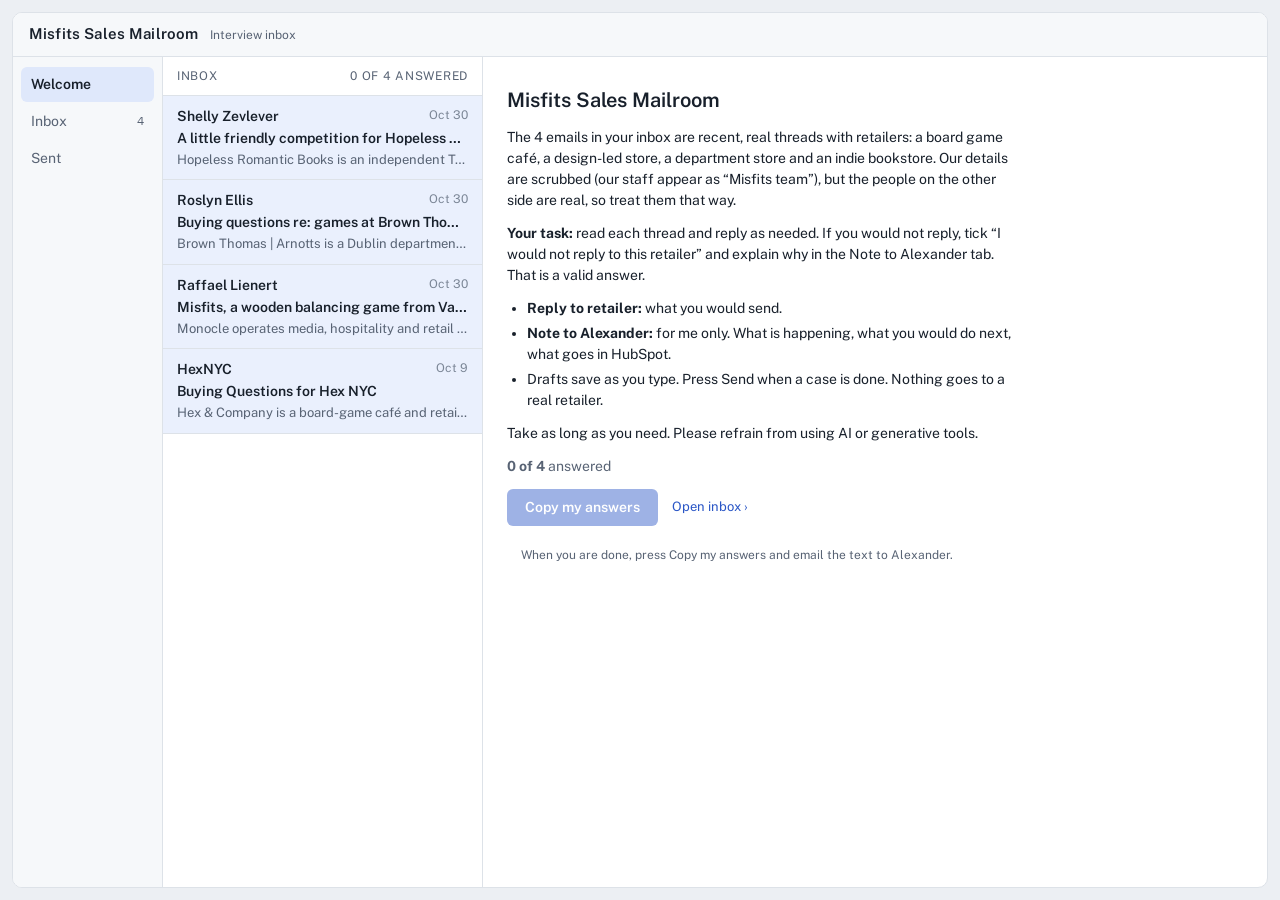
<file: mailroom/index.html>
<!doctype html>
<html lang="en"><head><meta charset="utf-8">
<meta name="viewport" content="width=device-width,initial-scale=1,viewport-fit=cover">
<meta name="robots" content="noindex,nofollow">
<style>
:root{color-scheme:light;padding-top:env(safe-area-inset-top,0px);padding-bottom:env(safe-area-inset-bottom,0px)}
body{margin:0;font:14px/1.4 system-ui,-apple-system,"Segoe UI",Roboto,sans-serif}
img{max-width:100%}
[hidden]{display:none!important}
</style></head><body>
<title>Misfits Sales Mailroom</title>
<link rel="preconnect" href="https://fonts.googleapis.com">
<link rel="preconnect" href="https://fonts.gstatic.com" crossorigin>
<link rel="stylesheet" href="https://fonts.googleapis.com/css2?family=Public+Sans:wght@400;500;600&family=IBM+Plex+Mono:wght@400&display=swap">
<style>
/* Layout: three-pane mail client (folders, message list, reading pane) that collapses to one pane on a phone. */
:root {
  --bg: #eceff3;
  --panel: #ffffff;
  --panel2: #f6f8fa;
  --line: #dde2e8;
  --ink: #18202b;
  --muted: #586374;
  --faint: #7b8696;
  --accent: #2a56c6;
  --accent-ink: #ffffff;
  --unread: #eaf0fd;
  --sel: #dfe8fb;
  --us: #e3ebfb;
  --us-ink: #1f3f8f;
  --them: #ece9f6;
  --them-ink: #473a82;
  --ok: #1f7a4d;
  --bad: #b3261e;
  --font: "Public Sans", system-ui, -apple-system, "Segoe UI", sans-serif;
  --mono: "IBM Plex Mono", ui-monospace, "SF Mono", Menlo, monospace;
}
@media (prefers-color-scheme: dark) {
  :root:not([data-theme="light"]) {
    --bg: #0f1318; --panel: #171c23; --panel2: #1c222b; --line: #2a323d; --ink: #e6eaf0;
    --muted: #a2adbb; --faint: #8893a1; --accent: #7fa2f5; --accent-ink: #0f1318;
    --unread: #1d2840; --sel: #243252; --us: #22314f; --us-ink: #bcd0fa;
    --them: #2b2744; --them-ink: #cfc7f3; --ok: #6cc596; --bad: #f2928b;
    color-scheme: dark;
  }
}
:root[data-theme="dark"] {
  --bg: #0f1318; --panel: #171c23; --panel2: #1c222b; --line: #2a323d; --ink: #e6eaf0;
  --muted: #a2adbb; --faint: #8893a1; --accent: #7fa2f5; --accent-ink: #0f1318;
  --unread: #1d2840; --sel: #243252; --us: #22314f; --us-ink: #bcd0fa;
  --them: #2b2744; --them-ink: #cfc7f3; --ok: #6cc596; --bad: #f2928b;
  color-scheme: dark;
}
* { box-sizing: border-box; }
html, body { height: 100%; }
body {
  margin: 0;
  background: var(--bg);
  color: var(--ink);
  font-family: var(--font);
  font-size: 14px;
  line-height: 1.5;
  padding-left: max(12px, env(safe-area-inset-left, 0px));
  padding-right: max(12px, env(safe-area-inset-right, 0px));
  padding-block: 12px;
}
button, input, textarea { font: inherit; color: inherit; }
button { cursor: pointer; }
:focus-visible { outline: 2px solid var(--accent); outline-offset: 2px; }

.app {
  height: 100%;
  min-height: 0;
  display: grid;
  grid-template-rows: auto minmax(0, 1fr);
  background: var(--panel);
  border: 1px solid var(--line);
  border-radius: 10px;
  overflow: hidden;
}
.top {
  display: flex; align-items: baseline; gap: 12px;
  padding: 10px 16px;
  border-bottom: 1px solid var(--line);
  background: var(--panel2);
}
.brand { font-weight: 600; font-size: 15px; letter-spacing: .01em; }
.top .sub { color: var(--muted); font-size: 12px; }
.panes {
  display: grid;
  grid-template-columns: 150px 320px minmax(0, 1fr);
  min-height: 0;
}
.side { border-right: 1px solid var(--line); padding: 10px 8px; display: flex; flex-direction: column; gap: 2px; background: var(--panel2); }
.side button {
  display: flex; justify-content: space-between; align-items: center;
  width: 100%; padding: 7px 10px; border: 0; border-radius: 6px; background: transparent; text-align: left;
  color: var(--muted);
}
.side button[aria-current="true"] { background: var(--sel); color: var(--ink); font-weight: 600; }
.side .n { font-family: var(--mono); font-size: 12px; }

.list { border-right: 1px solid var(--line); overflow-y: auto; min-height: 0; min-width: 0; }
.lhead { display: flex; align-items: center; justify-content: space-between; gap: 8px; padding: 10px 14px; border-bottom: 1px solid var(--line); color: var(--muted); font-size: 12px; text-transform: uppercase; letter-spacing: .06em; }
.lhead button { text-transform: none; letter-spacing: 0; font-size: 12px; padding: 4px 10px; border: 1px solid var(--line); border-radius: 6px; background: var(--panel); }
.row {
  display: grid; gap: 1px; width: 100%; text-align: left;
  padding: 10px 14px; border: 0; border-bottom: 1px solid var(--line); background: transparent;
}
.row.unread { background: var(--unread); }
.row[aria-selected="true"] { background: var(--sel); }
.row .r1 { display: flex; justify-content: space-between; gap: 8px; }
.row .r1 b { font-weight: 500; }
.row.unread .r1 b, .row.unread .r2 { font-weight: 600; }
.row time { color: var(--faint); font-size: 12px; white-space: nowrap; }
.row .r2, .row .r3 { white-space: nowrap; overflow: hidden; text-overflow: ellipsis; }
.row .r3 { color: var(--muted); font-size: 13px; }
.empty { padding: 28px 18px; color: var(--muted); }
.fwdbtns { display: inline-flex; gap: 14px; }
.ctx { border: 1px solid var(--line); border-radius: 8px; background: var(--panel2); padding: 12px 16px; display: grid; gap: 4px; }
.ctx p { margin: 0; line-height: 1.5; }
.ctx p + p { margin-bottom: 8px; }
.welcome { padding: 28px 24px; max-width: 560px; display: grid; gap: 12px; }
.welcome h1 { margin: 0; font-size: 20px; font-weight: 600; }
.welcome p { margin: 0; line-height: 1.5; }
.welcome .prog { color: var(--muted); }
.mhelp { display: none; border-bottom: 1px solid var(--line); }
.welcome ul { margin: 0; padding-left: 20px; display: grid; gap: 4px; line-height: 1.5; }
.welcome .hint { color: var(--muted); font-size: 12px; }
.wbtns { display: flex; flex-wrap: wrap; align-items: center; gap: 14px; }
.wbtns .send:disabled { opacity: .45; cursor: default; }

.reader { overflow-y: auto; min-height: 0; min-width: 0; padding: 0 0 24px; }
.rhead { padding: 14px 20px 6px; display: grid; gap: 4px; }
.rhead h1 { margin: 0; font-size: 19px; font-weight: 600; line-height: 1.3; text-wrap: balance; }
.back { display: none; justify-self: start; border: 0; background: transparent; color: var(--accent); padding: 0; margin-bottom: 4px; }
.thread { padding: 6px 20px 0; display: grid; gap: 10px; max-width: 760px; }
.msg { border: 1px solid var(--line); border-radius: 8px; background: var(--panel); min-width: 0; }
.mh { display: flex; align-items: flex-start; gap: 10px; width: 100%; padding: 10px 12px; border: 0; background: transparent; text-align: left; }
.msg.static .mh { cursor: default; }
.av { flex: none; width: 30px; height: 30px; border-radius: 50%; display: grid; place-items: center; font-size: 11px; font-weight: 600; background: var(--them); color: var(--them-ink); }
.av.us { background: var(--us); color: var(--us-ink); }
.who { flex: 1; min-width: 0; }
.who .nm b { font-weight: 600; }
.who .addr { color: var(--faint); font-size: 12px; margin-left: 4px; overflow-wrap: anywhere; }
.who .meta { color: var(--muted); font-size: 12px; overflow-wrap: anywhere; }
.msg:not(.open) .meta { white-space: nowrap; overflow: hidden; text-overflow: ellipsis; }
.when { color: var(--faint); font-size: 12px; white-space: nowrap; font-family: var(--mono); }
.mb { padding: 2px 14px 14px 52px; white-space: pre-wrap; overflow-wrap: anywhere; line-height: 1.6; }
.mb .lab { font-weight: 600; }
.fwd { display: flex; align-items: center; justify-content: space-between; gap: 8px; margin-top: 8px; padding-top: 12px; border-top: 1px solid var(--line); color: var(--muted); font-size: 12px; text-transform: uppercase; letter-spacing: .06em; }
.fwd button, .linkbtn { border: 0; background: transparent; color: var(--accent); padding: 0; text-transform: none; letter-spacing: 0; font-size: 13px; }

.compose { border: 1px solid var(--line); border-radius: 8px; background: var(--panel); margin-top: 8px; overflow: hidden; }
.ctabs { display: flex; gap: 2px; padding: 6px 8px 0; background: var(--panel2); border-bottom: 1px solid var(--line); }
.ctabs button { border: 0; border-bottom: 2px solid transparent; background: transparent; padding: 7px 10px; color: var(--muted); }
.ctabs button[aria-pressed="true"] { color: var(--ink); border-bottom-color: var(--accent); font-weight: 600; }
.fld { display: flex; align-items: center; gap: 8px; padding: 6px 12px; border-bottom: 1px solid var(--line); }
.fld label { color: var(--muted); width: 56px; flex: none; font-size: 13px; }
.fld input { flex: 1; min-width: 0; border: 0; background: transparent; padding: 4px 0; }
.compose textarea { display: block; width: 100%; min-height: 220px; resize: vertical; border: 0; padding: 12px 14px; background: transparent; line-height: 1.6; }
.hint { padding: 8px 14px 0; color: var(--muted); font-size: 12px; }
.cfoot { display: flex; align-items: center; gap: 12px; padding: 10px 12px; border-top: 1px solid var(--line); background: var(--panel2); }
.send { border: 0; border-radius: 6px; padding: 8px 18px; background: var(--accent); color: var(--accent-ink); font-weight: 600; }
.err { color: var(--bad); font-size: 13px; }
.nr { display: flex; align-items: center; gap: 8px; padding: 8px 12px; border-bottom: 1px solid var(--line); background: var(--panel2); font-size: 13px; }
.banner { padding: 10px 14px; border: 1px solid var(--line); border-radius: 8px; background: var(--panel2); color: var(--muted); font-size: 13px; }
.banner b { color: var(--ok); font-weight: 600; }
.copybox { display: grid; gap: 6px; padding: 14px 20px; }
.copybox textarea { width: 100%; min-height: 200px; border: 1px solid var(--line); border-radius: 6px; background: var(--panel2); padding: 8px; font-family: var(--mono); font-size: 12px; }
.sentmeta { color: var(--muted); font-size: 13px; display: grid; gap: 2px; padding: 0 20px 6px; font-family: var(--mono); }

@media (max-width: 860px) {
  .panes { grid-template-columns: minmax(0, 1fr); grid-template-rows: auto minmax(0, 1fr); }
  .side { flex-direction: row; border-right: 0; border-bottom: 1px solid var(--line); padding: 6px 8px; }
  .side button { width: auto; gap: 8px; }
  .list { border-right: 0; }
  .mhelp { display: block; }
  .app.reading .list { display: none; }
  .app:not(.reading) .reader { display: none; }
  .back { display: inline-block; }
  .rhead, .thread { padding-left: 14px; padding-right: 14px; }
  .mb { padding-left: 14px; }
  .copybox, .sentmeta { padding-left: 14px; padding-right: 14px; }
}
</style>

<div class="app" id="app">
  <header class="top"><span class="brand">Misfits Sales Mailroom</span><span class="sub">Interview inbox</span></header>
  <div class="panes">
    <nav class="side" id="side" aria-label="Folders"></nav>
    <section class="list" id="list" aria-label="Messages"></section>
    <article class="reader" id="reader" aria-live="polite"></article>
  </div>
</div>

<script>
(function () {
  var CASES = [
    {
      id: "hr", buyer: "Shelly Zevlever", name: "Hopeless Romantic Books", subject: "A little friendly competition for Hopeless Romantic?",
      date: "Oct 30", full: "Fri, Oct 30, 2026, 9:20 AM",
      context: "Hopeless Romantic Books is an independent Toronto bookshop with two locations (Queen St W and Union Station) that also sells puzzles and games. A previous team member pitched Classic Edition and the new Pocket Edition, and the manager, Shelly, has now replied with a small, cautious trial request. Pocket Edition is not yet in stock. It ships in master cartons of 12 (Classic ships in cartons of 6), and we avoid splitting cartons for wholesale orders. Pocket wholesale is C$18 against a C$35.99 RRP.",
      task: "Assume this account has now been handed to you. Shelly's last email is still waiting for a reply. Decide whether you would respond. If you would, draft the email you would send. If you would not, explain your reasoning in the Note to Alexander.",
      replyTo: "Shelly <shelly@hopelessromanticbooks.com>", replySubject: "Re: A little friendly competition for Hopeless Romantic?",
      msgs: [
        { us: 1, from: "Misfits team", addr: "operations@misfits.co", to: "Hopeless Romantic Books", date: "Wed, Oct 7, 2026, 5:12 PM", subj: "A little friendly competition for Hopeless Romantic?",
          body: "Hello Kearston, Serena and team,\n\nI spotted the puzzles and games alongside your romance books and thought Misfits might be a fun addition for customers picking out a date-night activity or a gift for their favourite person. How do you choose what joins the shelves? Do you work directly with independent game makers?\n\nI'm from Misfits (https://www.misfits.co/). We're an independent, Canadian-owned business based in Vancouver, BC, making a wooden balancing game with irregular pieces that turn a simple stacking challenge into some wonderfully precarious towers. The Telegraph has dubbed us “Jenga for lunatics.”\n\nIt's easy to get into, with plenty of opportunities to cheer each other on or get a little competitive. I thought that mix might appeal to your readers, especially anyone whose idea of a cosy night in includes some friendly rivalry.\n\nI'd love to hear whether it sounds like a fit for Hopeless Romantic. Would you be interested in taking a closer look?\n\nThanks!\n\nOperations — Misfits: A New Stacking Game — Misfits.co" },
        { us: 1, from: "Misfits team", addr: "operations@misfits.co", to: "Kearston", date: "Thu, Oct 15, 2026, 12:45 PM",
          body: "Afternoon Kearston,\n\nNo worries at all, I completely understand the busy season!\n\nI've attached our wholesale sell sheet for Classic Edition, which includes product details and pricing.\n\nWe also have a new travel-friendly format, Misfits: Pocket Edition, featuring 20 wooden blocks, and nine entirely new shapes. It was developed following extensive feedback from a Nordstrom buyer who saw an opportunity for a more portable, giftable version of the game.\n\nPocket Edition retails for $35.99 CAD, with a wholesale price of $18 per unit. I've also attached a few photographs of Pocket Edition so you can get a better look.\n\nLet me know if you have any further questions, or if either is of interest!\n\nOperations — Misfits: A New Stacking Game — Misfits.co" },
        { us: 0, from: "Shelly Zevlever", addr: "shelly@hopelessromanticbooks.com", to: "Misfits team", date: "Sun, Oct 18, 2026, 12:36 PM",
          body: "Hi there,\n\nThanks for reaching out! These sound like a lot of fun and something we're open to testing out in the store. We generally love supporting other independent Canadian businesses, so I'd be interested in taking a closer look.\n\nDo you have a wholesale catalog or some pricing info you could send over?\n\nWarmly,\nShelly (they/them)\nManager\nHopeless Romantic Books" },
        { us: 1, from: "Misfits team", addr: "operations@misfits.co", to: "Shelly", date: "Sun, Oct 18, 2026, 3:46 PM",
          body: "Hey Shelly,\n\nLovely to hear from you! I already sent an email to your colleague at your general email, but here it is again.\n\nOur Classic Edition is being restocked by end of this month.\n\nLet me know if you'd like to pursue further and if you have any questions :)\n\nOperations — Misfits: A New Stacking Game — Misfits.co" },
        { us: 0, from: "Shelly Zevlever", addr: "shelly@hopelessromanticbooks.com", to: "Misfits team", date: "Tue, Oct 20, 2026, 12:52 PM",
          body: "Hi there,\n\nThanks so much for sending this our way! I'll be honest, we're a little unsure how a game like this will do alongside the books, so we'd want to start very small and see how it goes before committing to anything bigger.\n\nWould we be able to try out 5 copies of the Mini Edition?\n\nDo you also have any information on that one that we could use to list the game on our site?\n\nWarmly,\nShelly (they/them)\nManager\nHopeless Romantic Books" }
      ]
    },
    {
      id: "bt", buyer: "Roslyn Ellis", name: "Brown Thomas | Arnotts", subject: "Buying questions re: games at Brown Thomas",
      date: "Oct 30", full: "Fri, Oct 30, 2026, 9:12 AM",
      context: "Brown Thomas | Arnotts is a Dublin department store group. A Misfits team member approached Roslyn Ellis, Senior Buyer for Seasonal, Toys & Food. She replied politely and copied in a colleague, Shauna, to review whether there was an opportunity. The team sent two buying-process questions and later an update. There has been no reply since.",
      task: "Assume this account has now been handed to you. Decide whether you would respond. If you would, draft the email you would send. If you would not, explain your reasoning in the Note to Alexander.",
      replyTo: "Roslyn Ellis <rellis@brownthomas.com>, Shauna", replySubject: "Re: Buying questions re: games at Brown Thomas",
      msgs: [
        { us: 1, from: "Misfits team", addr: "hello@misfits.co", to: "Roslyn Ellis", date: "Tue, Oct 20, 2026, 09:54", subj: "Buying questions re: games at Brown Thomas",
          body: "Morning Roslyn!\n\nHope you don't mind me reaching out.\n\nI'm originally from Dublin and now help lead retail partnerships for Misfits—a design-led wooden stacking game based in Canada. Growing up with Arnotts and Brown Thomas as Dublin staples, I've been following your gifting and games curation and thought Misfits would be a natural fit for your shelves!\n\nOur founder, graphic designer Alexander Neumann, created Misfits as part of a design competition studying in London. It's a rather different take on the traditional stacking game, where players balance forty oddly shaped wooden blocks to build wonderfully precarious towers. There's no rulebook to learn, and it's designed to be as beautiful sitting on a shelf as it is fun to play.\n\nWe've sold out three Christmases running, previously sold through Oliver Bonas in the UK, and secured a 540-unit order from US bookseller Books-A-Million. We've also discussed stocking Misfits with John Lewis in the UK.\n\nI looked into Brown Thomas' gifting and games selection and thought our Classic Edition might be an interesting fit.\n\nWould you be the right person to speak with about games and gifting? If so, I just have a few questions for you regarding your purchasing process!\n\nCheers,\n\nRetail Partnerships — Misfits.co\nCelebrating 3,500 units sold across 200+ stores on three continents\nAs featured in BBC Radio 2, The Times, The Telegraph, Monocle, Stylist and Shut Up and Sit Down" },
        { us: 0, from: "Roslyn Ellis", addr: "rellis@brownthomas.com", to: "Misfits team, cc Shauna", date: "Tue, Oct 20, 2026",
          body: "Thanks\n\nThat is so lovely to hear.\n\nAdding Shauna to CC also to review if there is an opportunity.\n\nBest regards,\n\nRoslyn Ellis\nSenior Buyer, Seasonal, Toys & Food\nBrown Thomas | Arnotts\n12 Henry St | Dublin 1" },
        { us: 1, from: "Misfits team", addr: "hello@misfits.co", to: "Roslyn Ellis, Shauna", date: "Tue, Oct 20, 2026, 4:09 AM",
          body: "Hi Roslyn and Shauna,\n\nMuch appreciated, and thank you for introducing Shauna!\n\nWhen you have a moment, I have two initial questions for you both:\n\n1. Does your buying team typically purchase games directly from independent publishers, or through distributors?\n\n2. Are you still considering additions to your Christmas gifting assortment this year, or would you be looking ahead to 2027?\n\nHappy to share a sell sheet for Misfits and further product information if helpful!\n\nCheers,\n\nRetail Partnerships — Misfits.co\nCelebrating 3,500 units sold across 200+ stores on three continents\nAs featured in BBC Radio 2, The Times, The Telegraph, Monocle, Stylist and Shut Up and Sit Down" },
        { us: 1, from: "Misfits team", addr: "hello@misfits.co", to: "Roslyn Ellis, Shauna", date: "Thu, Oct 29, 2026, 1:04 AM",
          body: "Morning Roslyn and Shauna,\n\nHope you're both keeping well!\n\nA quick update from our side — our Classic Edition stock has arrived at London Gateway and is expected to clear customs shortly.\n\nI'd also be grateful for any insights you could share on the buying process for games and gifts at Brown Thomas and Arnotts, whenever you have a chance.\n\nThanks a mill!\n\nRetail Partnerships — Misfits.co\nCelebrating 3,500 units sold across 200+ stores on three continents\nAs featured in BBC Radio 2, The Times, The Telegraph, Monocle, Stylist and Shut Up and Sit Down" }
      ]
    },
    {
      id: "mon", buyer: "Raffael Lienert", name: "Monocle", subject: "Misfits, a wooden balancing game from Vancouver",
      date: "Oct 30", full: "Fri, Oct 30, 2026, 9:05 AM",
      context: "Monocle operates media, hospitality and retail businesses, with shops in Toronto, London, Paris and Zurich. Misfits first made contact in early October. The thread is below; the most recent message is from Monocle.",
      task: "Assume this account has now been handed to you. Decide whether you would respond. If you would, draft the email you would send. If you would not, explain your reasoning in the Note to Alexander.",
      replyTo: "Raffael Lienert <rl@monocle.com>, Stephanie", replySubject: "Re: Misfits, a wooden balancing game from Vancouver",
      msgs: [
        { us: 1, from: "Misfits team", addr: "operations@misfits.co", to: "Pippa and team", date: "Wed, 7 Oct 2026, 23:33",
          body: "Hello Pippa and team,\n\nI was browsing Monocle's selection of home objects and gifts and thought Misfits might be an interesting fit. With your role overseeing retail and hospitality, I hoped you'd be the right person to introduce it to.\n\nI'm from Misfits (https://www.misfits.co/). We're an independent, Canadian-owned business based in Vancouver, BC. Our founder, graphic designer Alexander Neumann, created a wooden balancing game whose irregular pieces turn a simple stacking challenge into some wonderfully precarious towers. The Telegraph has dubbed us “Jenga for lunatics.”\n\nI thought the combination of distinctive shapes and hands-on play might appeal to Monocle's customers. The pieces invite people to experiment, and each tower becomes a small, unlikely construction to admire before someone risks the next move.\n\nWe'd love to explore whether Misfits could suit your shop collection, in Toronto or further afield. Would you be open to taking a look at some product photographs and wholesale details?\n\nThanks!" },
        { us: 0, from: "Philippa Cooper", addr: "pc@monocle.com", to: "Misfits team", date: "Thu, Oct 8, 2026, 3:13 AM",
          body: "Hi there,\n\nThank you for reaching out - your product looks very nice & great for the upcoming gifting season. Are they made in Canada too - if not where?\n\nIf you can share your wholesale details that would be great. I am including Catalina, our Toronto manager as we like to have a selection of \"local products\" in our stores & also Raffi our Senior Ops manager, who can support on planning. Are you stocked in many other stores in Toronto?\n\nMany thanks,\n\nPippa Cooper\nHead of Retail and Hospitality\nMONOCLE" },
        { us: 1, from: "Misfits team", addr: "operations@misfits.co", to: "Pippa, Catalina, Raffi", date: "Thu, Oct 8, 2026, 1:31 PM",
          body: "Afternoon Pippa,\n\nThanks for the kind words!\n\nRegarding your question, our games are currently manufactured in China. We explored manufacturing in Canada, but the custom wooden components weren't commercially viable to produce locally at the time. It's something we hope to revisit as we grow!\n\nI've attached our Canadian wholesale sell sheet, which includes pricing and product details for Catalina's review. We're currently stocked by a number of independent board game cafés and retailers in Toronto, alongside national retailers in the US and UK.\n\nAlexander also mentioned that, as Misfits was originally conceived and developed in London, having the game stocked by Monocle there would be particularly meaningful to him. We already work with a number of independent and national retailers across the UK, and can supply your Toronto, London, Paris and Zurich stores (we hold inventory in both Canada and the UK). We'd equally be happy to start with whichever location you feel would be the strongest fit.\n\nThis also completely slipped my mind when I first reached out -- another reason I thought of Monocle is that Alexander was interviewed by your colleagues at Monocle Radio, last year:\n\nhttp://monocle.com/radio/shows/the-entrepreneurs/732/\n\nI'll be away tomorrow, but I've copied Alexander here should you have any further questions in the meantime.\n\nGreat to meet you, Catalina and Raffi. Looking forward to hearing your thoughts!\n\nRetail Partnerships — Misfits: A New Stacking Game — Misfits.co" },
        { us: 1, from: "Alexander & Misfits Team", addr: "hello@misfits.co", to: "Pippa, Catalina, Raffi", date: "Tue, 13 Oct 2026, 08:02",
          body: "Hi Pippa, Catalina and Raffi,\n\nGently checking in to see if you've had a chance to review the wholesale details we sent through on Thursday, and whether you have any initial thoughts or questions?\n\nIf you haven't had a chance to look everything over yet, no problem!\n\nAlexander Neumann\nFounder & Owner — Misfits: A New Stacking Game" },
        { us: 0, from: "Raffael Lienert", addr: "rl@monocle.com", to: "Alexander", date: "Tue, 13 Oct 2026, 05:44",
          body: "Dear Alexander,\n\nThanks for reaching out. Pippa is currently on annual leave and we're also busy with our café project in Toronto.\n\nWe're going through a period of transition at the moment and need a little extra time to catch up on matters such as product development.\n\nWe'll get back to you as soon as we can. Thanks for your patience and understanding.\n\nBest,\n\nRaffi\n\nRaffael Lienert\nSenior Operations Manager - Monocle Retail & Hospitality" },
        { us: 1, from: "Alexander & Misfits Team", addr: "hello@misfits.co", to: "Raffi", date: "Tue, 13 Oct 2026, 11:47",
          body: "Hey Raffi,\n\nNo worries! Hope the Toronto café project is going well.\n\nAlexander Neumann\nFounder & Owner — Misfits: A New Stacking Game" },
        { us: 1, from: "Alexander & Misfits Team", addr: "hello@misfits.co", to: "Raffi, Pippa, Catalina", date: "Thu, 29 Oct 2026, 14:04",
          body: "Morning Raffi, Pippa and Catalina,\n\nI hope the Toronto café project is going well!\n\nWould this be a better time to continue the conversation about Misfits? We'd be genuinely excited to partner with Monocle. With our holiday stock having just arrived at the Port of Vancouver, this felt like a natural time to reconnect.\n\nIf helpful, I'd be happy to send Catalina a sample to look over, or we could begin with a small Toronto-only order so you can see how it sells before expanding further. Orders placed by mid-November would reach you in time for the gifting season.\n\nIf the timing still isn't right, no problem—we'd be happy to reconnect in the new year!\n\nAlexander\n\nAlexander Neumann\nFounder & Owner — Misfits: A New Stacking Game" },
        { us: 0, from: "Raffael Lienert", addr: "rl@monocle.com", to: "Alexander, Stephanie", date: "Thu, Oct 29, 2026, 7:50 AM",
          body: "Hello Alexander,\n\nThanks for reaching out. Please note that Catalina left the company at the end of last week.\n\nStephanie in cc now in charge and will be your main point of contact moving forward. However we still need a little more time.\n\nThanks for your patience.\n\nBest,\n\nRaffi\n\nRaffael Lienert\nSenior Operations Manager - Monocle Retail & Hospitality" },
        { us: 1, from: "Alexander & Misfits Team", addr: "hello@misfits.co", to: "Raffi, Stephanie", date: "",
          body: "Hi Raffi,\n\nNo problem, and thanks for the update!\n\nLovely to meet you, Stephanie. Looking forward to continuing the conversation whenever the timing is better for your team.\n\nAlexander" }
      ]
    },
    {
      id: "hex", buyer: "HexNYC", name: "Hex & Company", subject: "Buying Questions for Hex NYC",
      date: "Oct 9", full: "Fri, Oct 9, 2026, 9:02 AM",
      context: "Hex & Company is a board-game café and retailer in New York. A previous sales representative initiated the outreach, and the retailer asked for pricing and shipping information. After receiving the wholesale terms, Hex said the terms were too onerous and ultimately that every part of them was an issue.",
      task: "Assume this account has now been handed to you and a few days have passed. Decide whether you would respond. If you would, draft the email you would send. If you would not, explain your reasoning in the Note to Alexander.",
      replyTo: "HexNYC <us@hexnyc.com>", replySubject: "Re: Buying Questions for Hex NYC",
      msgs: [
        { us: 1, from: "Misfits team", addr: "", to: "HexNYC", date: "Mon, Oct 5, 2026, 8:36 AM", subj: "Buying Questions for Hex NYC",
          body: "Hey there, I hope you don't mind me reaching out! I came across your store online and noticed that you have a great selection of games. I'm reaching out as I had a few questions about how the team approaches tabletop game buying.\n\nI represent a design-led tabletop stacking game, Misfits, that the Telegraph dubbed 'Jenga for lunatics'. The game has already sold over 3,000 units with no paid ads, and we're looking to expand our US presence. I actually came across Misfits as a customer first — I bought a copy from an independent store, and loved the stacking game so much, I thought I'd help them out!\n\nWould you be the right person to speak with, or could you point me in the right direction? We're simply looking to better understand how you source tabletop games.\n\nThanks so much!" },
        { us: 0, from: "HexNYC", addr: "us@hexnyc.com", to: "Misfits team", date: "Mon, Oct 5, 2026, 5:41 AM",
          body: "Hi! Pricing info, shipping, etc? Thanks." },
        { us: 1, from: "Misfits team", addr: "", to: "HexNYC", date: "Tue, Oct 6, 2026, 5:01 PM",
          body: "Hey there,\n\nThanks for reaching back out. I've attached a PDF with further details.\n\n- MOQ is set at 24 units (4 cartons)\n- Wholesale pricing is $25 USD/unit\n- MSRP is $49.99 USD/unit\n- Shipping is $75 USD for orders between 24 and 42 units\n- Free shipping for orders over 48 units (8 cartons)\n\nLet me know if you any further questions, and we can proceed accordingly.\n\nBest," },
        { us: 0, from: "HexNYC", addr: "us@hexnyc.com", to: "Misfits team", date: "Tue, Oct 6, 2026, 2:06 PM",
          body: "Hi! Those terms seem too onerous, sorry!" },
        { us: 1, from: "Misfits team", addr: "", to: "HexNYC", date: "Tue, Oct 6, 2026, 5:07 PM",
          body: "What does a typical opening order look like for you? Would you be looking to place it in a single location or all three?\n\nBest," },
        { us: 0, from: "HexNYC", addr: "us@hexnyc.com", to: "Misfits team", date: "Tue, 6 Oct 2026, 17:08 -0400",
          body: "Hi! I think every part of the terms is an issue so it just won't make sense." },
        { us: 1, from: "Misfits team", addr: "", to: "HexNYC", date: "",
          body: "Thanks for the insight, and it's too bad there isn't a fit here.\n\nHave a nice week," }
      ]
    }
  ];

  var FORM_URL = "";
  var LS = "misfits-mail-v1";
  var S = { read: {}, drafts: {}, sent: [], opened: {}, newest: false };
  try {
    var raw = localStorage.getItem(LS);
    if (raw) { var p = JSON.parse(raw); S.read = p.read || {}; S.drafts = p.drafts || {}; S.sent = p.sent || []; S.opened = p.opened || {}; S.name = p.name || ""; S.newest = !!p.newest; }
  } catch (e) {}
  function save() { try { localStorage.setItem(LS, JSON.stringify(S)); } catch (e) {} }

  var ui = { folder: "welcome", caseId: null, sentSel: null, open: {}, ctab: {}, reopen: {}, status: {}, err: {}, saved: [], isOwner: false, db: null, copyText: null };

  var app = document.getElementById("app");
  var sideEl = document.getElementById("side");
  var listEl = document.getElementById("list");
  var readerEl = document.getElementById("reader");

  function esc(s) { return String(s == null ? "" : s).replace(/[&<>"]/g, function (c) { return { "&": "&amp;", "<": "&lt;", ">": "&gt;", '"': "&quot;" }[c]; }); }
  function initials(n) { var w = String(n).replace(/[^A-Za-z ]/g, "").split(" ").filter(Boolean); return ((w[0] || "?")[0] + (w[1] ? w[1][0] : "")).toUpperCase(); }
  function fmt(iso) { try { return new Date(iso).toLocaleString([], { month: "short", day: "numeric", hour: "numeric", minute: "2-digit" }); } catch (e) { return iso; } }
  function mins(sec) { if (sec == null) return "n/a"; return sec < 90 ? sec + " sec" : Math.round(sec / 60) + " min"; }
  function byId(id) { for (var i = 0; i < CASES.length; i++) if (CASES[i].id === id) return CASES[i]; return null; }
  function answeredIds() { var o = {}; S.sent.forEach(function (x) { o[x.caseId] = 1; }); return o; }
  function answeredCount() { return Object.keys(answeredIds()).length; }
  function welcomeHtml() {
    var n = answeredCount();
    return '<div class="welcome"><h1>Misfits Sales Mailroom</h1>' +
      '<p>The ' + CASES.length + ' emails in your inbox are recent, real threads with retailers: a board game café, a design-led store, a department store and an indie bookstore. Our details are scrubbed (our staff appear as “Misfits team”), but the people on the other side are real, so treat them that way.</p>' +
      '<p><b>Your task:</b> read each thread and reply as needed. If you would not reply, tick “I would not reply to this retailer” and explain why in the Note to Alexander tab. That is a valid answer.</p>' +
      '<ul><li><b>Reply to retailer:</b> what you would send.</li><li><b>Note to Alexander:</b> for me only. What is happening, what you would do next, what goes in HubSpot.</li><li>Drafts save as you type. Press Send when a case is done. Nothing goes to a real retailer.</li></ul>' +
      '<p>Take as long as you need. Please refrain from using AI or generative tools.</p>' +
      '<p class="prog"><b>' + n + ' of ' + CASES.length + '</b> answered</p>' +
      '<div class="wbtns"><button type="button" class="send" data-act="copyall"' + (n ? "" : " disabled") + '>Copy my answers</button>' +
      '<button type="button" class="linkbtn" data-act="folder" data-f="inbox">Open inbox \u203a</button></div>' +
      '<p class="hint">When you are done, press Copy my answers and email the text to Alexander.</p></div>';
  }

  function sentItems() { return (ui.isOwner && ui.saved.length) ? ui.saved : S.sent.slice().reverse(); }
  function isOpen(c, i) { var o = ui.open[c.id]; if (o && Object.prototype.hasOwnProperty.call(o, i)) return o[i]; return i === c.msgs.length - 1; }

  function renderNav() {
    var unread = CASES.filter(function (c) { return !S.read[c.id]; }).length;
    sideEl.innerHTML =
      '<button type="button" data-act="folder" data-f="welcome" aria-current="' + (ui.folder === "welcome") + '"><span>Welcome</span></button>' +
      '<button type="button" data-act="folder" data-f="inbox" aria-current="' + (ui.folder === "inbox") + '"><span>Inbox</span><span class="n">' + (unread || "") + '</span></button>' +
      '<button type="button" data-act="folder" data-f="sent" aria-current="' + (ui.folder === "sent") + '"><span>Sent</span><span class="n">' + (sentItems().length || "") + '</span></button>';
  }

  function renderList() {
    var h = "";
    if (ui.folder === "inbox" || ui.folder === "welcome") {
      var ans = answeredIds();
      h += '<div class="lhead"><span>Inbox</span><span>' + answeredCount() + ' of ' + CASES.length + ' answered</span></div>';
      CASES.forEach(function (c) {
        var un = !S.read[c.id];
        h += '<button type="button" class="row' + (un ? " unread" : "") + '" data-act="open" data-id="' + c.id + '" aria-selected="' + (ui.caseId === c.id) + '">' +
          '<span class="r1"><b>' + esc(c.buyer) + '</b><time>' + (ans[c.id] ? "\u2713 Answered" : esc(c.date)) + '</time></span>' +
          '<span class="r2">' + esc(c.subject) + '</span>' +
          '<span class="r3">' + esc(c.context) + '</span></button>';
      });
    } else {
      var items = sentItems();
      h += '<div class="lhead"><span>Sent</span><button type="button" data-act="copyall">Copy all replies</button></div>';
      if (!items.length) h += '<div class="empty">Nothing sent yet.</div>';
      items.forEach(function (it, i) {
        h += '<button type="button" class="row" data-act="sentsel" data-i="' + i + '" aria-selected="' + (ui.sentSel === i) + '">' +
          '<span class="r1"><b>' + esc(it.caseTitle + (it.by ? " \u00b7 " + it.by : "")) + '</b><time>' + esc(fmt(it.sentAt)) + '</time></span>' +
          '<span class="r2">' + esc(it.subject) + '</span>' +
          '<span class="r3">' + esc((it.reply || it.note || "").replace(/\s+/g, " ")) + '</span></button>';
      });
    }
    listEl.innerHTML = h;
  }

  function msgHtml(m, open, key, isStatic) {
    var snippet = m.body.replace(/\s+/g, " ").slice(0, 120);
    var head = '<span class="av' + (m.us ? " us" : "") + '">' + esc(initials(m.from)) + '</span>' +
      '<span class="who"><span class="nm"><b>' + esc(m.from) + '</b>' + (m.addr ? '<span class="addr">&lt;' + esc(m.addr) + '&gt;</span>' : "") + '</span>' +
      '<span class="meta" style="display:block">' + (open ? "to " + esc(m.to) : esc(snippet)) + '</span></span>' +
      '<span class="when">' + esc(m.date || "") + '</span>';
    var btn = isStatic
      ? '<div class="mh">' + head + '</div>'
      : '<button type="button" class="mh" data-act="toggle" data-i="' + key + '" aria-expanded="' + open + '">' + head + '</button>';
    return '<div class="msg' + (open ? " open" : "") + (isStatic ? " static" : "") + '">' + btn + (open ? '<div class="mb">' + esc(m.body) + '</div>' : "") + '</div>';
  }

  function composeHtml(c) {
    var d = S.drafts[c.id] || {};
    var to = d.to != null ? d.to : c.replyTo;
    var subj = d.subject != null ? d.subject : c.replySubject;
    var tab = ui.ctab[c.id] || "reply";
    return '<form class="compose" data-case="' + c.id + '" novalidate>' +
      (FORM_URL ? '<div class="fld"><label for="nm-' + c.id + '">Your name</label><input id="nm-' + c.id + '" data-f="name" value="' + esc(d.name != null ? d.name : (S.name || "")) + '" autocomplete="name"></div>' : "") +
      '<label class="nr"><input type="checkbox" id="nr-' + c.id + '" data-f="noreply"' + (d.noreply ? " checked" : "") + '> I would not reply to this retailer</label>' +
      '<div class="ctabs"><button type="button" data-act="ctab" data-t="reply" aria-pressed="' + (tab === "reply") + '">Reply to retailer</button>' +
      '<button type="button" data-act="ctab" data-t="note" aria-pressed="' + (tab === "note") + '">Note to Alexander</button></div>' +
      '<div' + (tab === "reply" ? "" : " hidden") + '>' +
        '<div class="fld"><label for="to-' + c.id + '">To</label><input id="to-' + c.id + '" data-f="to" value="' + esc(to) + '" autocomplete="off"></div>' +
        '<div class="fld"><label for="sub-' + c.id + '">Subject</label><input id="sub-' + c.id + '" data-f="subject" value="' + esc(subj) + '" autocomplete="off"></div>' +
        '<textarea id="reply-' + c.id + '" data-f="reply" aria-label="Reply to the retailer"' + (d.noreply ? " disabled" : "") + ' placeholder="' + (d.noreply ? "You chose not to reply. Explain why in the note." : "Write your reply to the retailer.") + '">' + esc(d.reply || "") + '</textarea>' +
      '</div>' +
      '<div' + (tab === "note" ? "" : " hidden") + '>' +
        '<p class="hint">' + (d.noreply ? "You chose not to reply. Explain why, and what you would do instead (wait, try another contact or channel, close it out), plus what goes in HubSpot." : "Not sent to the retailer. What is happening commercially, what you would do next, and what goes in HubSpot.") + '</p>' +
        '<textarea id="note-' + c.id + '" data-f="note" aria-label="Note to Alexander" placeholder="Your handover note.">' + esc(d.note || "") + '</textarea>' +
      '</div>' +
      '<div class="cfoot"><button type="submit" class="send">Send</button><span class="err" role="alert">' + esc(ui.err[c.id] || "") + '</span></div></form>';
  }

  function statusHtml(c) {
    var st = ui.status[c.id];
    var txt = st === "saving" ? "Sending…"
      : st === "db" ? "<b>Sent.</b> Saved to Alexander's record."
      : "<b>Sent.</b> Saved on this device. When you are done, press Copy my answers and email the text to Alexander.";
    return '<div class="banner">' + txt + (st === "db" ? "" : ' <button type="button" class="linkbtn" data-act="copyall">Copy my answers</button>') + '</div>';
  }

  function renderReader() {
    var top = readerEl.scrollTop;
    var h = "";
    if (ui.folder === "sent") {
      if (ui.copyText != null) {
        h = '<div class="rhead"><button type="button" class="back" data-act="back">‹ Sent</button><h1>Copy all replies</h1></div>' +
          '<div class="copybox"><span class="hint" style="padding:0">Your browser blocked automatic copying. Select the text below and copy it.</span><textarea id="copyarea" readonly>' + esc(ui.copyText) + '</textarea>' +
          '<button type="button" class="linkbtn" data-act="closecopy" style="justify-self:start">Close</button></div>';
      } else {
        var items = sentItems(), it = ui.sentSel != null ? items[ui.sentSel] : null;
        if (!it) {
          h = '<div class="empty">Select a sent message to read it.</div>';
        } else {
          h = '<div class="rhead"><button type="button" class="back" data-act="back">‹ Sent</button><h1>' + esc(it.subject) + '</h1></div>' +
            '<div class="sentmeta"><span>Case: ' + esc(it.caseTitle) + '</span>' + (it.by ? '<span>From: ' + esc(it.by) + '</span>' : '') + '<span>To: ' + esc(it.to) + '</span><span>Sent: ' + esc(fmt(it.sentAt)) + '</span><span>Time on case: ' + esc(mins(it.seconds)) + '</span></div>' +
            '<div class="thread">' +
            (it.reply ? msgHtml({ us: 1, from: "You", addr: "", to: it.to, date: "", body: it.reply }, true, 0, true) : '<div class="banner">' + (it.noReply ? "Chose not to reply to the retailer." : "No reply to the retailer.") + '</div>') +
            (it.note ? '<div class="fwd"><span>Note to Alexander</span></div>' + msgHtml({ us: 1, from: "You", addr: "", to: "Alexander", date: "", body: it.note }, true, 0, true) : "") +
            '</div>';
        }
      }
    } else {
      var c = byId(ui.caseId);
      if (!c) {
        h = ui.folder === "welcome" ? welcomeHtml() : '<div class="empty">Select a message to read it.</div>';
      } else {
        var allOpen = c.msgs.every(function (m, i) { return isOpen(c, i); });
        h = '<div class="rhead"><button type="button" class="back" data-act="back">‹ Inbox</button><h1>' + esc(c.subject) + '</h1></div><div class="thread">' +
          '<div class="ctx"><p><b>Context</b></p><p>' + esc(c.context) + '</p><p><b>Your task</b></p><p>' + esc(c.task) + '</p></div>' +
          '<div class="fwd"><span>Email thread \u00b7 ' + c.msgs.length + ' messages, ' + (S.newest ? "newest" : "oldest") + ' first</span><span class="fwdbtns">' +
          '<button type="button" data-act="flip">' + (S.newest ? "Show oldest first" : "Show newest first") + '</button>' +
          '<button type="button" data-act="toggleall">' + (allOpen ? "Collapse all" : "Expand all") + '</button></span></div>';
        var mine = S.sent.filter(function (x) { return x.caseId === c.id; });
        var mineHtml = "";
        mine.forEach(function (x) {
          if (x.reply) mineHtml += msgHtml({ us: 1, from: "You", addr: "", to: x.to, date: fmt(x.sentAt), body: x.reply }, true, 0, true);
        });
        if (S.newest) h += mineHtml;
        var order = c.msgs.map(function (m, i) { return i; });
        if (S.newest) order.reverse();
        order.forEach(function (i) { h += msgHtml(c.msgs[i], isOpen(c, i), i, false); });
        if (!S.newest) h += mineHtml;
        if (mine.length && !ui.reopen[c.id]) {
          h += statusHtml(c) + '<button type="button" class="linkbtn" data-act="reopen" style="justify-self:start">Write another reply</button>';
        } else {
          h += composeHtml(c);
        }
        h += '</div>';
      }
    }
    readerEl.innerHTML = h;
    readerEl.scrollTop = top;
    if (ui.copyText != null && ui.folder === "sent") {
      var ta = document.getElementById("copyarea");
      if (ta) { ta.focus(); ta.select(); }
    }
  }

  function render() {
    renderNav(); renderList(); renderReader();
    var reading = ui.folder === "welcome" ? true : ui.folder === "inbox" ? !!ui.caseId : (ui.sentSel != null || ui.copyText != null);
    app.classList.toggle("reading", reading);
  }

  function allText() {
    var items = sentItems().slice().reverse();
    if (!items.length) return "No replies sent yet.";
    return items.map(function (it) {
      return "=== " + it.caseTitle + " ===\nSent: " + fmt(it.sentAt) + "\nTime on case: " + mins(it.seconds) + "\nTo: " + it.to + "\nSubject: " + it.subject +
        "\n\n" + (it.reply || (it.noReply ? "(chose not to reply to the retailer)" : "(no reply to the retailer)")) + (it.note ? "\n\n--- Note to Alexander ---\n" + it.note : "");
    }).join("\n\n\n");
  }

  async function submit(c) {
    var d = S.drafts[c.id] || {};
    var noReply = !!d.noreply;
    var reply = noReply ? "" : (d.reply || "").trim(), note = (d.note || "").trim();
    if (noReply && !note) { ui.err[c.id] = "Explain in the note why you would not reply."; ui.ctab[c.id] = "note"; renderReader(); return; }
    if (!reply && !note) { ui.err[c.id] = "Write a reply or a note before sending."; renderReader(); return; }
    var nameVal = ((d.name != null ? d.name : S.name) || "").trim();
    if (FORM_URL && !ui.db && !nameVal) { ui.err[c.id] = "Add your name so Alexander knows whose answers these are."; renderReader(); return; }
    var item = {
      id: Date.now().toString(36), caseId: c.id, caseTitle: c.name,
      to: d.to != null ? d.to : c.replyTo, subject: d.subject != null ? d.subject : c.replySubject,
      by: ui.by || nameVal, reply: reply, note: note, noReply: noReply, sentAt: new Date().toISOString(),
      seconds: S.opened[c.id] ? Math.round((Date.now() - S.opened[c.id]) / 1000) : null
    };
    S.sent.push(item);
    if (nameVal) S.name = nameVal;
    S.drafts[c.id] = { to: item.to, subject: item.subject, reply: "", note: "", noreply: false, name: nameVal };
    save();
    ui.reopen[c.id] = false; ui.err[c.id] = ""; ui.status[c.id] = "saving";
    render();
    var st = "local";
    if (ui.db && ui.uid) {
      try {
        var ref = ui.db.doc("replies/" + ui.uid), patch = {};
        patch[item.id] = item;
        var snap = await ref.get();
        if (snap.exists) await ref.update({ items: patch }); else await ref.set({ uid: ui.uid, items: patch });
        st = "db";
      } catch (e) { st = "local"; }
    } else if (FORM_URL) {
      try {
        await fetch(FORM_URL, { method: "POST", mode: "no-cors", headers: { "Content-Type": "text/plain;charset=utf-8" }, body: JSON.stringify(item) });
        st = "db";
      } catch (e) { st = "local"; }
    }
    ui.status[c.id] = st;
    render();
  }

  app.addEventListener("click", function (ev) {
    var t = ev.target.closest("[data-act]");
    if (!t) return;
    var a = t.getAttribute("data-act");
    if (a === "folder") {
      ui.folder = t.getAttribute("data-f"); ui.copyText = null;
      if (ui.folder === "inbox") ui.sentSel = null; else ui.caseId = null;
      render();
    } else if (a === "open") {
      var id = t.getAttribute("data-id");
      ui.folder = "inbox"; ui.sentSel = null; ui.copyText = null;
      ui.caseId = id; S.read[id] = true;
      if (!S.opened[id]) S.opened[id] = Date.now();
      save(); render();
      readerEl.scrollTop = 0;
    } else if (a === "back") {
      if (ui.folder === "inbox") ui.caseId = null; else { ui.sentSel = null; ui.copyText = null; }
      render();
    } else if (a === "toggle") {
      var c = byId(ui.caseId), i = parseInt(t.getAttribute("data-i"), 10);
      if (!ui.open[c.id]) ui.open[c.id] = {};
      ui.open[c.id][i] = !isOpen(c, i); renderReader();
    } else if (a === "flip") {
      S.newest = !S.newest; save(); renderReader();
    } else if (a === "toggleall") {
      var c2 = byId(ui.caseId), all = c2.msgs.every(function (m, k) { return isOpen(c2, k); });
      ui.open[c2.id] = {}; c2.msgs.forEach(function (m, k) { ui.open[c2.id][k] = !all; }); renderReader();
    } else if (a === "ctab") {
      ui.ctab[ui.caseId] = t.getAttribute("data-t"); renderReader();
    } else if (a === "reopen") {
      ui.reopen[ui.caseId] = true; renderReader();
    } else if (a === "sentsel") {
      ui.sentSel = parseInt(t.getAttribute("data-i"), 10); ui.copyText = null; render();
    } else if (a === "closecopy") {
      ui.copyText = null; render();
    } else if (a === "copyall") {
      var text = allText();
      var orig = t.textContent;
      var fallback = function () { ui.copyText = text; ui.sentSel = null; ui.folder = "sent"; render(); };
      try {
        navigator.clipboard.writeText(text).then(function () {
          t.textContent = "Copied"; setTimeout(function () { if (t.isConnected) t.textContent = orig; }, 1600);
        }, fallback);
      } catch (e) { fallback(); }
    }
  });

  app.addEventListener("input", function (ev) {
    var f = ev.target.getAttribute && ev.target.getAttribute("data-f");
    var form = ev.target.closest && ev.target.closest("form[data-case]");
    if (!f || !form) return;
    var id = form.getAttribute("data-case");
    var c = byId(id);
    if (!S.drafts[id]) S.drafts[id] = { to: c.replyTo, subject: c.replySubject, reply: "", note: "" };
    S.drafts[id][f] = ev.target.type === "checkbox" ? ev.target.checked : ev.target.value;
    if (f === "noreply") { ui.ctab[id] = ev.target.checked ? "note" : "reply"; save(); renderReader(); return; }
    ui.err[id] = "";
    var e = form.querySelector(".err"); if (e) e.textContent = "";
    save();
  });

  app.addEventListener("submit", function (ev) {
    var form = ev.target.closest("form[data-case]");
    if (!form) return;
    ev.preventDefault();
    submit(byId(form.getAttribute("data-case")));
  });

  render();

  (async function () {
    try {
      if (!(window.claude && window.claude.use)) return;
      var res = await Promise.all([window.claude.use("db"), window.claude.use("user")]);
      var db = res[0], user = res[1];
      ui.db = db || null;
      if (db && user) {
        try { ui.uid = await user.id(); } catch (e) { ui.uid = null; }
        try { var me = await user.me(); ui.by = (me && me.name) || ""; } catch (e) { ui.by = ""; }
      }
      ui.isOwner = !!(user && user.isOwner && user.isOwner());
      if (db && ui.isOwner) {
        db.collection("replies").onSnapshot(function (snap) {
          var all = [];
          snap.docs.forEach(function (d) {
            var its = (d.data() || {}).items || {};
            Object.keys(its).forEach(function (k) { var o = its[k]; o.id = d.id + "/" + k; all.push(o); });
          });
          all.sort(function (a, b) { return a.sentAt < b.sentAt ? 1 : -1; });
          ui.saved = all;
          renderNav();
          if (ui.folder === "sent") { renderList(); renderReader(); }
        }, function () {});
      }
    } catch (e) {}
  })();
})();
</script>

</body></html>
</file>
